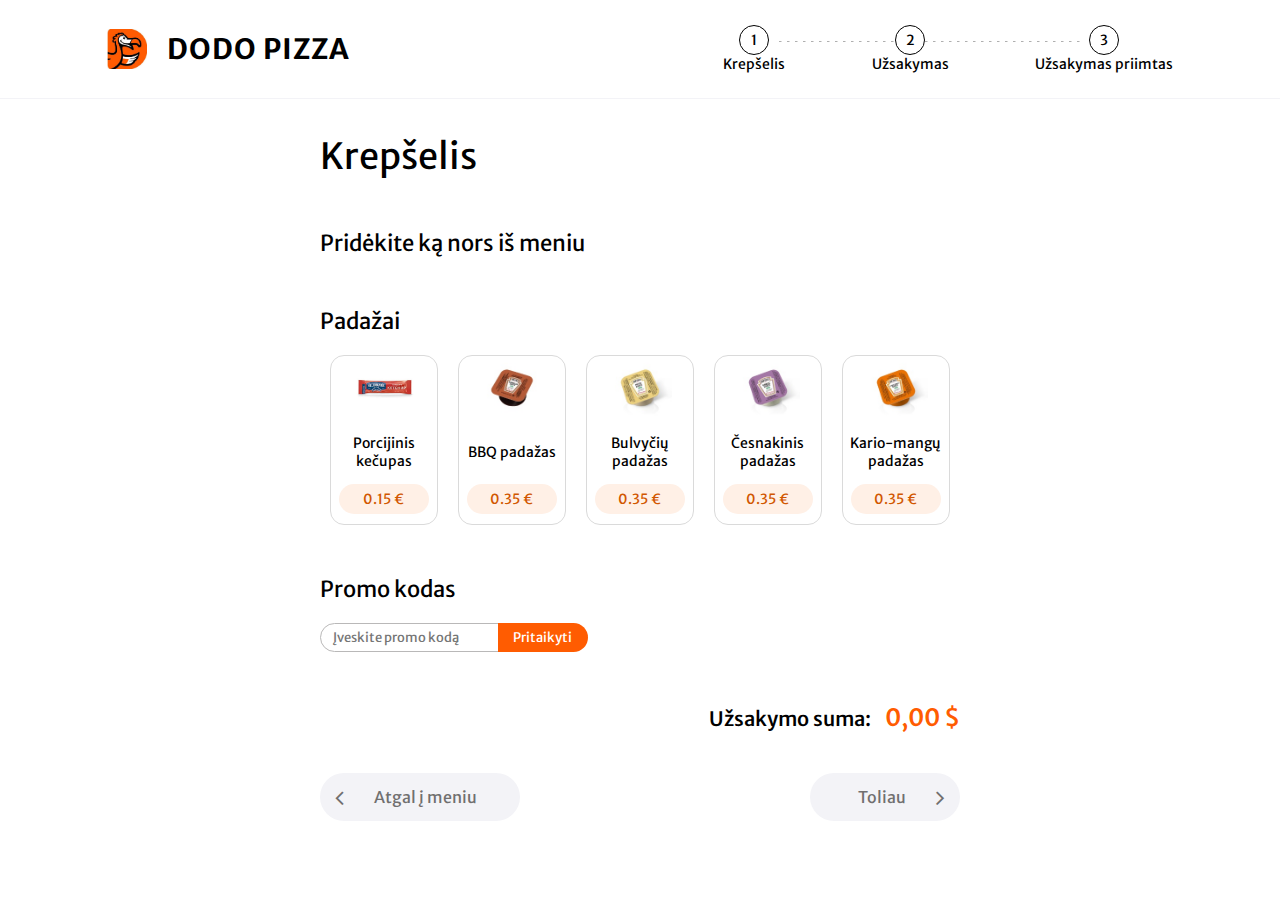
<file: cart.html>
<!DOCTYPE html>
<html lang="en">

<head>
    <meta charset="UTF-8">
    <meta name="viewport" content="width=device-width, initial-scale=1.0">
    <title>Dodo Pizza</title>
    <link rel="stylesheet" href="css/cart.css">
    <link rel="stylesheet" href="css/font-awesome.min.css">
    <!-- FONTS -->
    <link rel="preconnect" href="https://fonts.gstatic.com">
    <link href="https://fonts.googleapis.com/css2?family=Merriweather+Sans:wght@300;400;500&display=swap"
        rel="stylesheet">
</head>

<body>
    <header class="headerScroll">
        <div class="headerTop">
            <div class="title">
                <a href="index.html">
                    <img src="./img/logo.jpg" alt="logo">
                    <h1>DODO PIZZA</h1>
                </a>
            </div>
            <div class="orderProcess">
                <ul>
                    <ol><span>1</span>Krepšelis</ol>
                    <ol><span>2</span>Užsakymas</ol>
                    <ol><span>3</span>Užsakymas priimtas</ol>
                </ul>
            </div>
        </div>
    </header>
    <main class="mainCart">
        <div>
            <h1>Krepšelis</h1>
            <h3>Pridėkite ką nors iš meniu</h3>
            <h3>Padažai</h3>
            <div class="saucesList">
                <!-- generated by cart.js -->
                <!-- <div class="sauces">
                    <img src="./img/products/dessert_bandeles.jpeg" alt="sauce">
                    <p>Porcijinis kečupas</p>
                    <button>0,15 $</button>
                </div> -->
            </div>
            <h3>Promo kodas</h3>
            <div class="promoCode">
                <input type="text" name="promo" id="promo" placeholder="      Įveskite promo kodą">
                <button type="submit">Pritaikyti</button>
            </div>
            <div class="finalPriceBox">
                <h4>Užsakymo suma:</h4>
                <h3 class="finalprice">0,00 $</h3>
            </div>
            <div class="backAndNext">
                <button class="back"><i class="fa fa-angle-left" aria-hidden="true"></i><a href="index.html">Atgal į
                        meniu</a></button>
                <button class="next"><a>Toliau</a><i class="fa fa-angle-right" aria-hidden="true"></i></button>
            </div>
        </div>
    </main>
    <script src="js/cart.js"></script>
</body>
</file>
<file: css/cart.css>
html {
  scroll-behavior: smooth;
}

body,
body * {
  margin: 0;
  padding: 0;
  vertical-align: top;
  -webkit-box-sizing: border-box;
          box-sizing: border-box;
  word-break: keep-all;
  font-family: 'Merriweather Sans', sans-serif;
}

body {
  display: -ms-grid;
  display: grid;
  -ms-grid-columns: 1fr 10fr 1fr;
      grid-template-columns: 1fr 10fr 1fr;
  -ms-grid-rows: auto auto auto auto;
      grid-template-rows: auto auto auto auto;
}

header {
  -ms-grid-column: 1;
  -ms-grid-column-span: 3;
  grid-column: 1/4;
  -ms-grid-row: 1;
  -ms-grid-row-span: 1;
  grid-row: 1/2;
  background-color: white;
  display: -ms-grid;
  display: grid;
  -ms-grid-columns: 1fr 10fr 1fr;
      grid-template-columns: 1fr 10fr 1fr;
  z-index: 2;
  -webkit-transition: 0.3s;
  transition: 0.3s;
  border-bottom: 1px solid #F3F3F7;
}

header .headerTop {
  -ms-grid-column: 2;
  -ms-grid-column-span: 1;
  grid-column: 2/3;
  display: -webkit-box;
  display: -ms-flexbox;
  display: flex;
  margin-top: 20px;
  -webkit-box-pack: justify;
      -ms-flex-pack: justify;
          justify-content: space-between;
  -webkit-box-align: center;
      -ms-flex-align: center;
          align-items: center;
  -webkit-transition: 0.3s;
  transition: 0.3s;
  margin: 25px 0;
}

header .headerTop .title {
  min-width: 240px;
}

header .headerTop .title a {
  display: -webkit-box;
  display: -ms-flexbox;
  display: flex;
  -webkit-box-align: center;
      -ms-flex-align: center;
          align-items: center;
  text-decoration: none;
}

header .headerTop .title img {
  height: 40px;
  margin-right: 20px;
}

header .headerTop .title h1 {
  letter-spacing: 1px;
  font-size: 28px;
  color: black;
}

header .headerTop .orderProcess {
  width: 450px;
}

header .headerTop .orderProcess ul {
  display: -webkit-box;
  display: -ms-flexbox;
  display: flex;
  -webkit-box-pack: justify;
      -ms-flex-pack: justify;
          justify-content: space-between;
  -webkit-box-align: center;
      -ms-flex-align: center;
          align-items: center;
}

header .headerTop .orderProcess ul ol {
  display: -webkit-box;
  display: -ms-flexbox;
  display: flex;
  -webkit-box-orient: vertical;
  -webkit-box-direction: normal;
      -ms-flex-direction: column;
          flex-direction: column;
  -webkit-box-align: center;
      -ms-flex-align: center;
          align-items: center;
  -webkit-box-pack: center;
      -ms-flex-pack: center;
          justify-content: center;
  font-size: 14px;
  position: relative;
}

header .headerTop .orderProcess ul ol span {
  border: 1px solid black;
  width: 30px;
  height: 30px;
  border-radius: 40px;
  display: -webkit-box;
  display: -ms-flexbox;
  display: flex;
  -webkit-box-pack: center;
      -ms-flex-pack: center;
          justify-content: center;
  -webkit-box-align: center;
      -ms-flex-align: center;
          align-items: center;
  position: relative;
}

header .headerTop .orderProcess ul ol:first-of-type::before {
  content: "";
  position: absolute;
  left: 90%;
  top: 16px;
  width: 115px;
  height: 1px;
  background-color: #afafaf;
  background-image: repeating-linear-gradient(90deg, #afafaf, #afafaf 2px, white 3px, white 8px);
}

header .headerTop .orderProcess ul ol:last-of-type::after {
  content: "";
  position: absolute;
  left: -80%;
  top: 16px;
  width: 155px;
  height: 1px;
  background-color: #afafaf;
  background-image: repeating-linear-gradient(90deg, #afafaf, #afafaf 2px, white 3px, white 8px);
}

main {
  -ms-grid-column: 2;
  -ms-grid-column-span: 1;
  grid-column: 2/3;
  -ms-grid-row: 2;
  -ms-grid-row-span: 1;
  grid-row: 2/3;
  display: -ms-grid;
  display: grid;
  -ms-grid-columns: 8fr 15fr 8fr;
      grid-template-columns: 8fr 15fr 8fr;
}

main div {
  -ms-grid-column: 2;
  -ms-grid-column-span: 1;
  grid-column: 2/3;
}

main h1 {
  font-weight: 400;
  margin: 35px 0;
  font-size: 36px;
}

main h3 {
  font-weight: 400;
  margin: 50px 0;
  font-size: 22px;
}

main h3:nth-of-type(2) {
  margin: 50px 0 20px;
}

main h3:last-of-type {
  margin: 50px 0 20px;
}

main .saucesList {
  display: -webkit-box;
  display: -ms-flexbox;
  display: flex;
  -webkit-box-pack: center;
      -ms-flex-pack: center;
          justify-content: center;
  -webkit-box-orient: horizontal;
  -webkit-box-direction: normal;
      -ms-flex-direction: row;
          flex-direction: row;
}

main .sauces {
  display: -webkit-box;
  display: -ms-flexbox;
  display: flex;
  -webkit-box-pack: justify;
      -ms-flex-pack: justify;
          justify-content: space-between;
  -webkit-box-align: center;
      -ms-flex-align: center;
          align-items: center;
  -webkit-box-orient: vertical;
  -webkit-box-direction: normal;
      -ms-flex-direction: column;
          flex-direction: column;
  border: 1px solid #dadada;
  border-radius: 14px;
  width: 108px;
  height: 170px;
  margin: 0 10px;
}

main .sauces img {
  width: 64px;
  margin: 0 0 10px;
}

main .sauces p {
  font-size: 14px;
  word-break: keep-all;
  text-align: center;
}

main .sauces button {
  width: 90px;
  height: 30px;
  border: none;
  border-radius: 20px;
  background-color: #fff0e6;
  color: #d15700;
  font-size: 14px;
  margin: 10px 0 10px 0;
}

main .sauces button:hover {
  background-color: #FFD2B3;
  -webkit-transition: 0.3s;
  transition: 0.3s;
  cursor: pointer;
}

main .promoCode input {
  height: 29px;
  width: 180px;
  font-size: 13px;
  font-weight: 400;
  border-top-left-radius: 20px;
  border-bottom-left-radius: 20px;
  border: 1px solid #b9b8b8;
}

main .promoCode button {
  height: 29px;
  width: 90px;
  font-size: 13px;
  font-weight: 400;
  border-top-right-radius: 20px;
  border-bottom-right-radius: 20px;
  border: none;
  background-color: #FF5C01;
  color: white;
  margin-left: -5px;
}

main .finalPriceBox {
  margin: 50px 0 20px;
  display: -webkit-box;
  display: -ms-flexbox;
  display: flex;
  -webkit-box-align: baseline;
      -ms-flex-align: baseline;
          align-items: baseline;
  -webkit-box-pack: end;
      -ms-flex-pack: end;
          justify-content: flex-end;
}

main .finalPriceBox h4 {
  font-weight: 500;
  font-size: 20px;
}

main .finalPriceBox h3 {
  margin: 0 0 0 14px;
  font-weight: 500;
  font-size: 24px;
  color: #FF5C01;
}

main .backAndNext {
  margin: 40px 0;
  display: -webkit-box;
  display: -ms-flexbox;
  display: flex;
  -webkit-box-align: center;
      -ms-flex-align: center;
          align-items: center;
  -webkit-box-pack: justify;
      -ms-flex-pack: justify;
          justify-content: space-between;
}

main .backAndNext button {
  height: 48px;
  width: 200px;
  background-color: #F3F3F7;
  border: none;
  border-radius: 30px;
  font-size: 16px;
  display: -webkit-box;
  display: -ms-flexbox;
  display: flex;
  -webkit-box-align: center;
      -ms-flex-align: center;
          align-items: center;
  -webkit-box-pack: start;
      -ms-flex-pack: start;
          justify-content: flex-start;
}

main .backAndNext button:last-of-type {
  width: 150px;
}

main .backAndNext button i {
  font-size: 24px;
  font-weight: 500;
  margin: 0 30px 0 15px;
  color: #706f6f;
}

main .backAndNext button a {
  color: #706f6f;
  text-decoration: none;
}

main .backAndNext button:last-of-type {
  -webkit-box-pack: end;
      -ms-flex-pack: end;
          justify-content: flex-end;
}

main .backAndNext button:last-of-type i {
  margin: 0 15px 0 30px;
}

main .backAndNext button:hover {
  color: black;
  cursor: pointer;
  -webkit-transition: 0.3s;
  transition: 0.3s;
}
/*# sourceMappingURL=cart.css.map */
</file>
